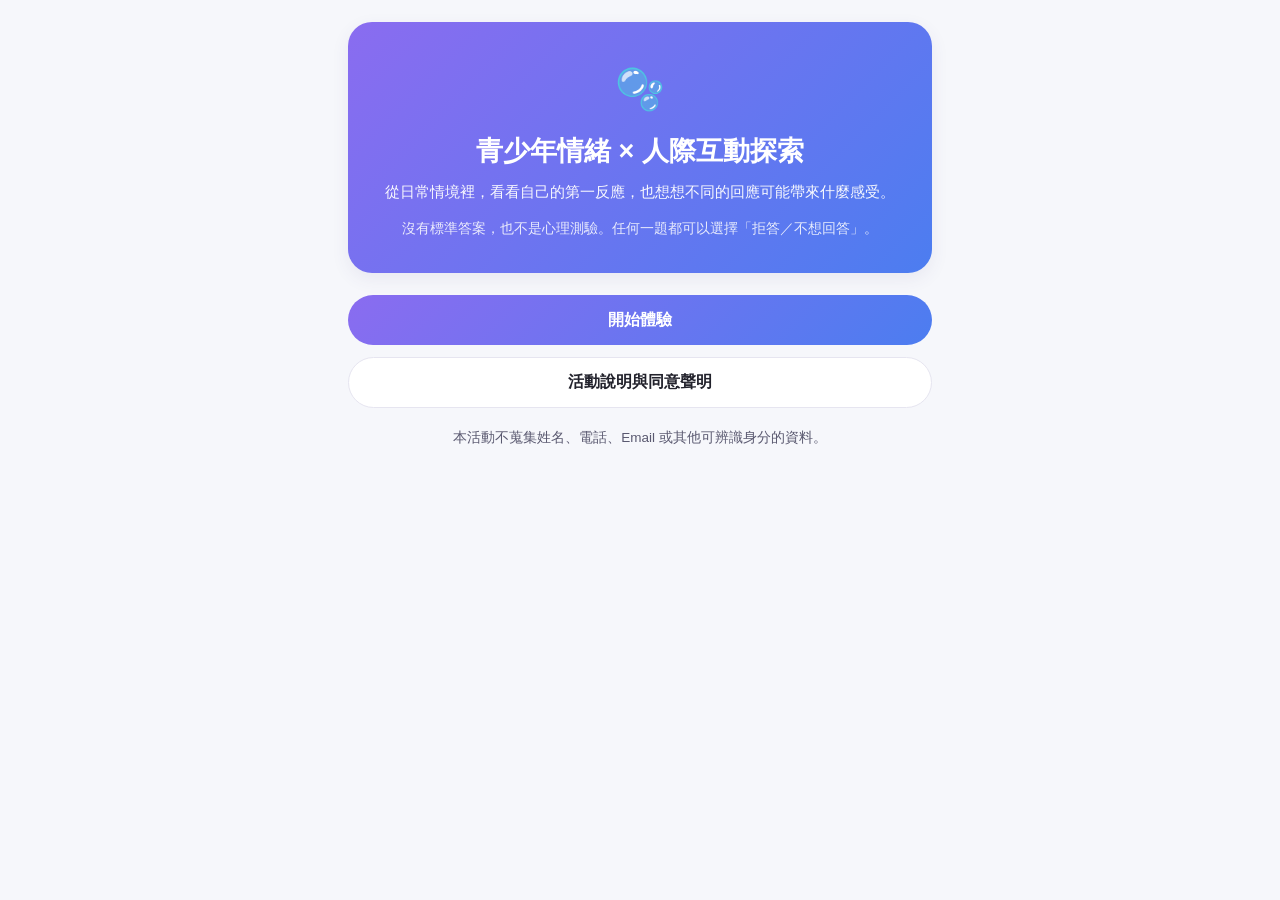
<file: index.html>
<!DOCTYPE html>
<html lang="zh-Hant">
<head>
<meta charset="UTF-8" />
<meta name="viewport" content="width=device-width, initial-scale=1, viewport-fit=cover" />
<title>青少年情緒 × 人際互動探索</title>
<meta name="description" content="從日常情境中觀察自己的第一反應，並思考不同回應可能帶來的感受。本活動非心理測驗，匿名參與。" />
<link rel="stylesheet" href="styles.css" />
</head>
<body>
<div id="app" role="main" aria-live="polite"></div>

<!-- 修改版本號可避免瀏覽器繼續使用舊版快取 -->
<script src="data.js?v=20261002-2"></script>
<script src="app.js?v=20261002-2"></script>
</body>
</html>
</file>
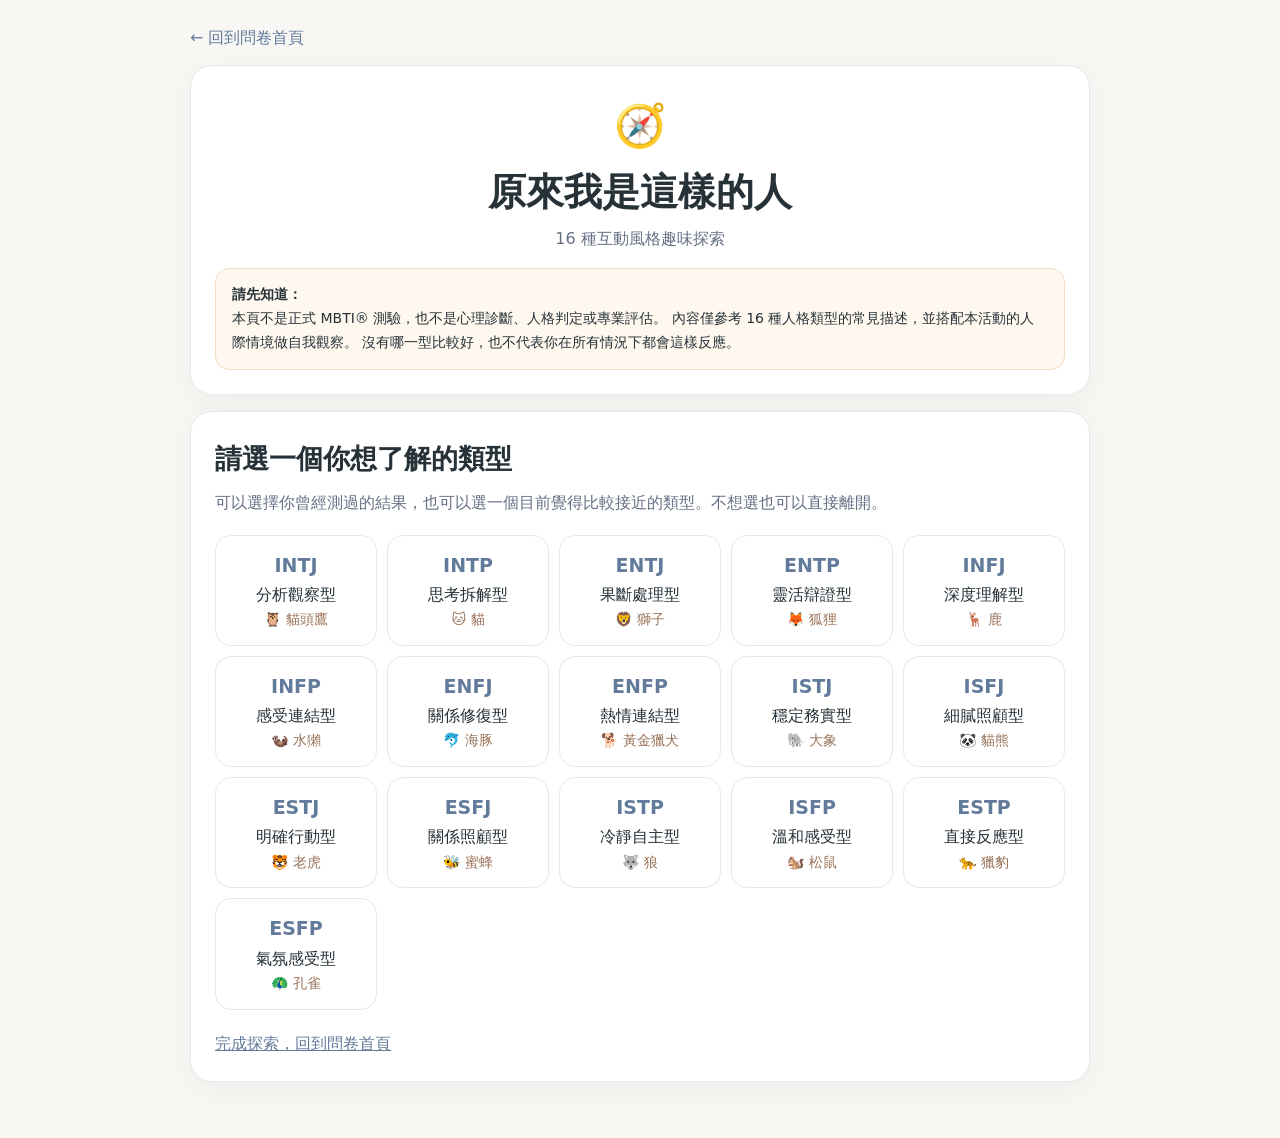
<file: mbti.html>
<!DOCTYPE html>
<html lang="zh-Hant">
<head>
  <meta charset="UTF-8" />
  <meta name="viewport" content="width=device-width, initial-scale=1.0" />
  <meta name="description" content="原來我是這樣的人｜16 種互動風格趣味探索" />
  <title>原來我是這樣的人｜互動風格探索</title>
  <style>
    :root { --ink:#263238; --muted:#667085; --line:#e6e8ec; --primary:#637b9b; --soft:#f5f8fb; --warm:#fff8ef; }
    * { box-sizing:border-box; }
    body { margin:0; background:#f8f7f4; color:var(--ink); font-family:system-ui,-apple-system,"Noto Sans TC",sans-serif; line-height:1.7; }
    .page { width:min(900px,calc(100% - 24px)); margin:auto; padding:24px 0 56px; }
    .hero,.panel { background:#fff; border:1px solid var(--line); border-radius:22px; padding:24px; box-shadow:0 8px 28px rgba(38,50,56,.05); }
    .hero { text-align:center; margin-bottom:16px; }
    .emoji { font-size:42px; }
    h1 { margin:6px 0; font-size:clamp(25px,6vw,38px); line-height:1.3; }
    h2 { margin:0 0 8px; font-size:clamp(21px,5vw,27px); }
    h3 { margin:0 0 4px; font-size:18px; }
    p { margin:8px 0; }
    .sub,.small { color:var(--muted); }
    .notice { margin-top:16px; padding:14px 16px; text-align:left; border-radius:14px; background:var(--warm); border:1px solid #f1dcc4; font-size:14px; }
    .type-grid { display:grid; grid-template-columns:repeat(auto-fit,minmax(135px,1fr)); gap:10px; margin-top:18px; }
    .type-card { min-height:104px; border:1px solid var(--line); background:#fff; border-radius:16px; padding:13px 8px; cursor:pointer; text-align:center; font:inherit; color:inherit; transition:.15s; }
    .type-card:hover,.type-card:focus-visible { border-color:var(--primary); transform:translateY(-1px); outline:none; }
    .type-card.selected { border:2px solid var(--primary); background:var(--soft); padding:12px 7px; }
    .type-code { display:block; font-size:19px; font-weight:750; color:var(--primary); }
    .animal { display:block; color:#9a7359; font-size:14px; }
    .result { display:none; margin-top:22px; }
    .result.show { display:block; }
    .result-head { display:flex; gap:14px; align-items:center; padding:15px; background:var(--soft); border-radius:16px; margin-bottom:14px; }
    .result-animal { font-size:38px; min-width:48px; }
    .scenario { border-top:1px solid var(--line); padding:15px 0 5px; }
    .scenario:first-of-type { border-top:0; }
    .scenario-title { font-weight:700; }
    .scenario-text { color:#4b5563; font-size:15px; }
    .back { display:inline-block; margin-bottom:14px; color:var(--primary); text-decoration:none; }
    .exit { display:inline-block; margin-top:20px; color:var(--primary); }
    @media (max-width:560px) { .page { padding-top:14px; } .hero,.panel { padding:18px; border-radius:18px; } .result-head { align-items:flex-start; } }
  </style>
</head>
<body>
  <main class="page">
    <a class="back" href="index.html">← 回到問卷首頁</a>
    <section class="hero">
      <div class="emoji">🧭</div>
      <h1>原來我是這樣的人</h1>
      <p class="sub">16 種互動風格趣味探索</p>
      <div class="notice">
        <strong>請先知道：</strong><br>
        本頁不是正式 MBTI® 測驗，也不是心理診斷、人格判定或專業評估。
        內容僅參考 16 種人格類型的常見描述，並搭配本活動的人際情境做自我觀察。
        沒有哪一型比較好，也不代表你在所有情況下都會這樣反應。
      </div>
    </section>

    <section class="panel">
      <h2>請選一個你想了解的類型</h2>
      <p class="sub">可以選擇你曾經測過的結果，也可以選一個目前覺得比較接近的類型。不想選也可以直接離開。</p>
      <div id="typeGrid" class="type-grid"></div>
      <div id="result" class="result" aria-live="polite">
        <div class="result-head">
          <div id="resultAnimal" class="result-animal"></div>
          <div><h2 id="resultTitle"></h2><p id="resultIntro" class="sub"></p></div>
        </div>
        <p class="small">以下是把前面問卷的人際情境整理成的簡短摘要，只供反思參考。</p>
        <div id="scenarios"></div>
      </div>
      <a class="exit" href="index.html">完成探索，回到問卷首頁</a>
    </section>
  </main>

  <script>
    const TYPES = [
      ['INTJ','🦉 貓頭鷹','分析觀察型','可能先觀察情況、找出原因，再決定如何回應。',['可能先判斷對方是否在忙，不急著下結論。','傾向找出問題核心，希望把事情釐清。','可能用事實與邏輯減少雙方猜測。','可能認為喜歡與交出隱私是兩回事。']],
      ['INTP','🐱 貓','思考拆解型','可能把事情拆開分析，想了解背後原因與邏輯。',['可能分析平常回覆狀況，思考今天為什麼不同。','會先了解事情本身，想知道哪裡出了問題。','可能追問誤會從哪裡開始。','可能認為喜歡與證明是兩件事。']],
      ['ENTJ','🦁 獅子','果斷處理型','可能重視效率與清楚界線，傾向直接面對問題。',['可能先做自己的事，不讓訊息打亂節奏。','傾向直接問清楚，盡快找到處理方式。','可能直接說明事實，不喜歡一直猜測。','可能清楚表達信任不是靠檢查手機建立的。']],
      ['ENTP','🦊 狐狸','靈活辯證型','可能想到多種可能，透過討論重新理解事情。',['可能想到很多原因，不急著認定答案。','喜歡把問題拿出來討論，但也要留意語氣。','可能想了解對方為何會這樣想。','可能反問為什麼要用檢查來證明喜歡。']],
      ['INFJ','🦌 鹿','深度理解型','可能先思考彼此感受，再決定怎麼回應。',['可能反覆想是不是自己做錯，或對方發生了什麼。','可能先整理情緒，再理解對方感受。','會想知道對方為何形成這個理解。','可能在乎對方，也希望保有自己的隱私。']],
      ['INFP','🦦 水獺','感受連結型','可能重視關係中的感受，也需要時間整理情緒。',['可能因關係變化而難過，開始懷疑對方的想法。','很在意彼此感受，可能先消化再溝通。','可能因本意沒有被理解而受傷。','可能覺得真正的喜歡不需要一直證明。']],
      ['ENFJ','🐬 海豚','關係修復型','可能主動關心對方，也重視把關係帶回理解。',['可能先關心對方是不是發生了什麼。','傾向主動溝通，希望彼此理解並修復。','可能先理解對方，再說明自己的想法。','願意表達感情，也重視慢慢建立信任。']],
      ['ENFP','🐕 黃金獵犬','熱情連結型','可能很快注意到關係變化，希望彼此重新連結。',['可能想到很多可能，也猶豫要不要主動關心。','情緒過後，通常仍希望修復關係。','可能想知道對方的想法，重新建立連結。','可能表達在乎，也希望對方願意相信自己。']],
      ['ISTJ','🐘 大象','穩定務實型','可能依照實際情況判斷，不希望事情停留在猜測。',['可能先認為對方只是忙，選擇再等等。','想把具體是哪件事說清楚。','可能直接說明自己沒有那個意思。','可能覺得喜歡不需要靠檢查手機證明。']],
      ['ISFJ','🐼 貓熊','細膩照顧型','可能很注意對方感受，也容易回頭檢查自己是否做錯。',['可能先想是不是自己讓對方不開心。','可能反覆想自己是否說錯話，希望趕快和好。','可能主動解釋，不希望朋友因誤會難過。','可能為讓對方安心而配合，也要留意自己的壓力。']],
      ['ESTJ','🐯 老虎','明確行動型','可能希望事情快點說清楚、做決定。',['可能先做自己的事，有需要再直接問。','想知道怎麼解決，不喜歡問題拖太久。','可能直接把事情經過說清楚。','可能表達在乎，但不接受不舒服的要求。']],
      ['ESFJ','🐝 蜜蜂','關係照顧型','可能很在意氣氛與彼此感受，希望關係恢復平穩。',['可能擔心對方是不是不開心，想主動關心。','希望大家把話說開，讓關係回到平穩。','可能先顧慮對方，再說明自己。','可能願意給安全感，也要確認自己是否有壓力。']],
      ['ISTP','🐺 狼','冷靜自主型','可能先保留自己的空間，等需要時再直接處理。',['可能先認為對方在忙，晚一點再看。','傾向直接說有問題就講，不喜歡一直猜。','可能直接說明發生什麼，不繞太多圈。','可能清楚表達喜歡與查看手機是兩回事。']],
      ['ISFP','🐿️ 松鼠','溫和感受型','可能先把感受放在心裡，等情緒過後再決定要不要說。',['表面可能裝沒事，但心裡仍會有些失落。','可能先離開現場，等平靜後再說。','可能因本意被誤解而感到受傷。','可能不想傷害對方而配合，也要照顧自己的感受。']],
      ['ESTP','🐆 獵豹','直接反應型','可能重視當下感受，傾向直接問、直接處理。',['可能先做自己的事，晚點直接問清楚。','傾向直接問到底怎麼了。','可能很快解釋自己的想法。','可能表達在乎，也保留個人空間。']],
      ['ESFP','🦚 孔雀','氣氛感受型','可能很快注意到氣氛與他人反應，希望關係不要留下尷尬。',['可能擔心對方是不是怎麼了，想主動問問看。','很在意朋友是否還在生氣，希望快點和好。','可能很在意別人怎麼看自己，急著解釋。','可能為讓對方安心而配合，也可以確認自己的意願。']]
    ].map(([code,animal,title,intro,items]) => ({code,animal,title,intro,items}));

    const grid = document.getElementById('typeGrid');
    const result = document.getElementById('result');
    const resultAnimal = document.getElementById('resultAnimal');
    const resultTitle = document.getElementById('resultTitle');
    const resultIntro = document.getElementById('resultIntro');
    const scenarios = document.getElementById('scenarios');
    const labels = ['❤️ 喜歡的人沒有馬上回訊息','🤝 跟朋友出現誤會或衝突','🪞 站到對方的位置思考','🔒 被要求證明自己在乎'];

    TYPES.forEach(type => {
      const button = document.createElement('button');
      button.className = 'type-card';
      button.innerHTML = `<span class="type-code">${type.code}</span><span>${type.title}</span><span class="animal">${type.animal}</span>`;
      button.addEventListener('click', () => showType(type, button));
      grid.appendChild(button);
    });

    function showType(type, button) {
      document.querySelectorAll('.type-card').forEach(card => card.classList.remove('selected'));
      button.classList.add('selected');
      result.classList.add('show');
      resultAnimal.textContent = type.animal;
      resultTitle.textContent = `${type.code}｜${type.title}`;
      resultIntro.textContent = type.intro;
      scenarios.replaceChildren(...type.items.map((text, i) => {
        const article = document.createElement('article');
        article.className = 'scenario';
        const title = document.createElement('div');
        title.className = 'scenario-title';
        title.textContent = labels[i];
        const body = document.createElement('div');
        body.className = 'scenario-text';
        body.textContent = text;
        article.append(title, body);
        return article;
      }));
      result.scrollIntoView({behavior:'smooth', block:'start'});
    }
  </script>
</body>
</html>
</file>
<file: styles.css>
:root {
  --blue: #4C7DF0;
  --purple: #8A6CF0;
  --teal: #3FBFA8;
  --coral: #FF8A72;
  --yellow: #FFC24B;
  --bg: #F6F7FB;
  --card: #FFFFFF;
  --text: #22222C;
  --muted: #5A5970;
  --line: #E6E5F0;
  --r: 18px;
  --shadow: 0 6px 18px rgba(78, 70, 130, 0.08);
}

* { box-sizing: border-box; }

html, body {
  margin: 0;
  padding: 0;
  overflow-x: hidden;
  background: var(--bg);
  color: var(--text);
  font-size: 16px;
  line-height: 1.75;
  font-family: "Noto Sans TC", "PingFang TC", "Microsoft JhengHei", -apple-system, BlinkMacSystemFont, sans-serif;
  -webkit-font-smoothing: antialiased;
}

#app {
  max-width: 620px;
  margin: 0 auto;
  padding: 22px 18px 60px;
  min-height: 100vh;
}

.screen { animation: fade .25s ease; }
@keyframes fade { from { opacity: 0; transform: translateY(6px); } to { opacity: 1; transform: none; } }

.center-screen { text-align: center; padding-top: 8vh; }

/* ---------- 文字 ---------- */
.page-title { font-size: 21px; margin: 6px 0 10px; }
.lead { font-size: 16px; color: var(--muted); margin: 0 0 6px; }
.sub { font-size: 14.5px; color: var(--muted); margin: 0 0 10px; }
.hint { font-size: 14px; color: var(--muted); text-align: center; margin: 10px 0 0; }
.foot-note { font-size: 13.5px; color: var(--muted); margin-top: 18px; text-align: center; }

/* ---------- 按鈕 ---------- */
.btn {
  border: none;
  border-radius: 999px;
  padding: 14px 24px;
  font-size: 16px;
  font-weight: 700;
  font-family: inherit;
  cursor: pointer;
  transition: transform .15s ease, opacity .15s ease;
  display: inline-flex;
  align-items: center;
  justify-content: center;
  gap: 8px;
  min-height: 50px;
}
.btn:hover:not(:disabled) { transform: translateY(-1px); }
.btn:disabled { opacity: .45; cursor: not-allowed; }
.btn-primary { background: linear-gradient(135deg, var(--purple), var(--blue)); color: #fff; }
.btn-ghost { background: #fff; color: var(--text); border: 1px solid var(--line); }
.btn.full { width: 100%; margin-top: 18px; }
.btn-col { display: flex; flex-direction: column; gap: 12px; margin-top: 22px; }

.back-link {
  background: none; border: none; color: var(--muted);
  font-size: 14.5px; font-family: inherit; cursor: pointer;
  padding: 4px 0 12px;
}

:focus-visible { outline: 3px solid var(--blue); outline-offset: 2px; border-radius: 10px; }

/* ---------- 首頁 ---------- */
.hero {
  background: linear-gradient(135deg, var(--purple), var(--blue));
  border-radius: 24px;
  color: #fff;
  padding: 32px 24px;
  box-shadow: var(--shadow);
  text-align: center;
}
.hero h1 { font-size: 24px; margin: 8px 0 8px; line-height: 1.45; }
.hero-emoji { font-size: 40px; }
.hero-sub { font-size: 15px; opacity: .95; margin: 0 0 12px; }
.hero-note { font-size: 13.5px; opacity: .85; margin: 0; }

/* ---------- 同意聲明 ---------- */
.consent-box {
  background: var(--card);
  border: 1px solid var(--line);
  border-radius: var(--r);
  padding: 18px 18px 8px;
  box-shadow: var(--shadow);
}
.consent-box p { font-size: 15px; color: #3B3A4D; margin: 0 0 14px; }
.consent-ask { font-weight: 700; margin: 20px 0 10px; font-size: 15.5px; }

.check-row {
  display: flex;
  align-items: flex-start;
  gap: 10px;
  background: #fff;
  border: 2px solid var(--line);
  border-radius: 14px;
  padding: 14px 16px;
  margin-bottom: 10px;
  cursor: pointer;
  font-size: 15.5px;
}
.check-row.checked { border-color: var(--blue); background: #F2F5FF; }
.check-row input { width: 20px; height: 20px; margin-top: 3px; flex: none; accent-color: var(--blue); }

/* ---------- 暖身 ---------- */
.mood-grid {
  display: grid;
  grid-template-columns: 1fr 1fr;
  gap: 10px;
  margin: 16px 0 4px;
}
.mood-card {
  display: flex;
  align-items: center;
  gap: 10px;
  background: #fff;
  border: 2px solid var(--line);
  border-radius: 14px;
  padding: 14px 14px;
  font-size: 15.5px;
  font-family: inherit;
  cursor: pointer;
  min-height: 56px;
  text-align: left;
}
.mood-card.selected { border-color: var(--blue); background: #F2F5FF; }
.mood-emoji { font-size: 20px; }

/* ---------- 題目 ---------- */
.progress-head {
  display: flex;
  justify-content: space-between;
  align-items: center;
  font-size: 13.5px;
  margin-bottom: 8px;
  gap: 8px;
}
.part-chip {
  background: #EDEAFF;
  color: var(--purple);
  font-weight: 700;
  font-size: 12.5px;
  padding: 3px 12px;
  border-radius: 999px;
}
.progress-num { color: var(--muted); font-weight: 700; }
.bar-track { height: 8px; background: #E8E8F2; border-radius: 999px; overflow: hidden; margin-bottom: 18px; }
.bar-fill { height: 100%; background: linear-gradient(90deg, var(--purple), var(--blue)); transition: width .3s ease; }

.part-title { font-size: 19px; margin: 0 0 12px; }

.q-card {
  background: var(--card);
  border: 1px solid var(--line);
  border-left: 4px solid var(--teal);
  border-radius: var(--r);
  padding: 16px 18px;
  box-shadow: var(--shadow);
  margin-bottom: 18px;
}
.q-cat { font-size: 13px; color: var(--teal); font-weight: 700; margin-bottom: 6px; }
.q-scenario { font-size: 15.5px; color: #3B3A4D; margin: 0; }

.opts { display: flex; flex-direction: column; gap: 11px; }
.opt {
  display: flex;
  align-items: flex-start;
  gap: 12px;
  text-align: left;
  background: #fff;
  border: 2px solid var(--line);
  border-radius: 16px;
  padding: 15px 16px;
  font-size: 15.5px;
  font-family: inherit;
  line-height: 1.7;
  color: var(--text);
  cursor: pointer;
  width: 100%;
  min-height: 56px;
  box-shadow: var(--shadow);
  transition: border-color .15s ease, background .15s ease;
  word-break: break-word;
  overflow-wrap: anywhere;
}
.opt:hover { border-color: #C6CEFF; }
.opt.selected { border-color: var(--blue); background: #F2F5FF; }
.opt-code {
  flex: none;
  width: 28px; height: 28px;
  border-radius: 50%;
  background: #EDF0FF;
  color: var(--blue);
  display: flex; align-items: center; justify-content: center;
  font-weight: 800; font-size: 14px;
}
.opt.selected .opt-code { background: var(--blue); color: #fff; }
.opt-text { flex: 1; }
.opt-decline { border-style: dashed; }
.opt-decline .opt-code { background: #F0F0F4; color: var(--muted); }
.opt-decline.selected { border-color: var(--muted); background: #F4F4F8; border-style: solid; }
.opt-decline.selected .opt-code { background: var(--muted); color: #fff; }

.nav { display: flex; gap: 12px; margin-top: 24px; }
.nav .btn { flex: 1; }

/* ---------- 解析 ---------- */
.analysis {
  background: #FDFCFF;
  border: 1px solid #E3DEF7;
  border-radius: 20px;
  padding: 18px;
  margin-top: 20px;
  box-shadow: var(--shadow);
  animation: fade .3s ease;
}
.analysis-head { display: flex; align-items: center; gap: 8px; flex-wrap: wrap; margin-bottom: 8px; }
.analysis-badge {
  background: var(--coral); color: #fff;
  font-size: 12px; font-weight: 700;
  padding: 3px 11px; border-radius: 999px;
}
.analysis-choice { font-size: 13.5px; color: var(--muted); }

.layer { margin: 16px 0; }
.layer h3 { font-size: 15.5px; margin: 0 0 8px; color: #33324A; }
.layer p { margin: 0 0 8px; font-size: 15px; }
.layer ul { margin: 0; padding-left: 20px; }
.layer li { font-size: 15px; margin-bottom: 7px; }

.tendency {
  display: inline-block;
  background: #FFF4DC;
  color: #8C6100;
  font-size: 13px;
  font-weight: 700;
  padding: 3px 11px;
  border-radius: 999px;
  margin-bottom: 8px;
}

.quote {
  display: flex; gap: 10px;
  background: #F1EEFF;
  border-radius: 14px;
  padding: 14px 16px;
  margin: 16px 0 0;
}
.quote p { margin: 0; font-size: 14.5px; color: #443F66; font-style: italic; }

.decline-note {
  display: flex; gap: 10px;
  background: #F4F4F8;
  border-radius: 14px;
  padding: 16px;
}
.decline-note p { margin: 0; font-size: 15px; color: var(--muted); }

.safety {
  display: flex; gap: 10px;
  background: #FFF2EF;
  border: 1px solid #FFD6CC;
  border-radius: 14px;
  padding: 14px 16px;
  margin-top: 16px;
}
.safety p { margin: 0; font-size: 14px; color: #8C4030; }

/* ---------- 完成頁 ---------- */
.feedback-input {
  width: 100%;
  border: 2px solid var(--line);
  border-radius: 14px;
  padding: 14px;
  font-size: 15.5px;
  font-family: inherit;
  line-height: 1.7;
  resize: vertical;
  margin-bottom: 12px;
  background: #fff;
}
.feedback-input:disabled { background: #F4F4F8; color: #9A99AA; }

.error-box {
  background: #FFF0EE;
  border: 1px solid #FFC9C0;
  color: #A03A2A;
  border-radius: 14px;
  padding: 14px 16px;
  font-size: 14.5px;
  margin-top: 8px;
}
.sent-ok {
  display: inline-block;
  background: #E6F7F1;
  color: #1E8168;
  font-weight: 700;
  padding: 8px 18px;
  border-radius: 999px;
  margin-bottom: 12px;
  font-size: 15px;
}

.spinner {
  width: 16px; height: 16px;
  border: 2px solid rgba(255,255,255,.4);
  border-top-color: #fff;
  border-radius: 50%;
  animation: spin .7s linear infinite;
}
@keyframes spin { to { transform: rotate(360deg); } }

/* ---------- RWD ---------- */
@media (min-width: 560px) {
  .hero h1 { font-size: 27px; }
  .mood-grid { grid-template-columns: repeat(4, 1fr); }
  .mood-card { flex-direction: column; text-align: center; gap: 4px; }
}
@media (max-width: 360px) {
  #app { padding: 18px 14px 50px; }
  .mood-grid { grid-template-columns: 1fr; }
}
</file>
